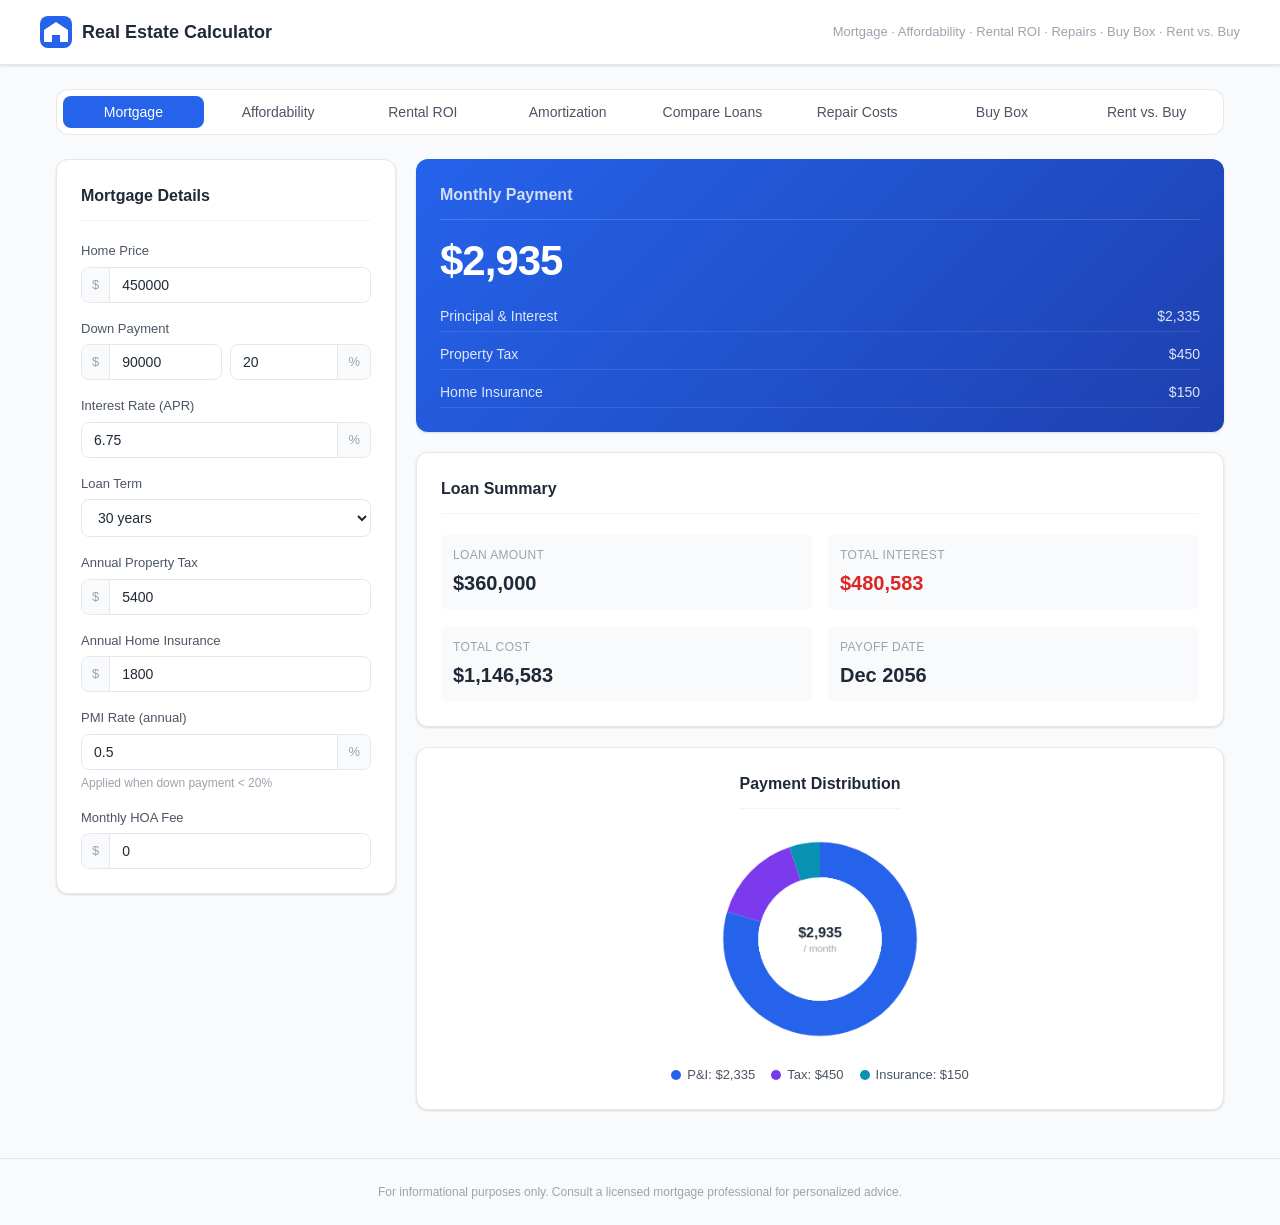
<file: index.html>
<!DOCTYPE html>
<html lang="en">
<head>
  <meta charset="UTF-8" />
  <meta name="viewport" content="width=device-width, initial-scale=1.0" />
  <title>AI Real Estate Calculator</title>
  <link rel="stylesheet" href="css/styles.css" />
</head>
<body>
  <header>
    <div class="header-inner">
      <div class="logo">
        <svg width="32" height="32" viewBox="0 0 32 32" fill="none">
          <rect width="32" height="32" rx="8" fill="#2563eb"/>
          <path d="M16 6L4 14v12h8v-7h8v7h8V14L16 6z" fill="white"/>
        </svg>
        <span>Real Estate Calculator</span>
      </div>
      <p class="tagline">Mortgage · Affordability · Rental ROI · Repairs · Buy Box · Rent vs. Buy</p>
    </div>
  </header>

  <main>
    <nav class="tab-nav">
      <button class="tab-btn active" data-tab="mortgage">Mortgage</button>
      <button class="tab-btn" data-tab="affordability">Affordability</button>
      <button class="tab-btn" data-tab="rental">Rental ROI</button>
      <button class="tab-btn" data-tab="amortization">Amortization</button>
      <button class="tab-btn" data-tab="compare">Compare Loans</button>
      <button class="tab-btn" data-tab="repairs">Repair Costs</button>
      <button class="tab-btn" data-tab="buybox">Buy Box</button>
      <button class="tab-btn" data-tab="rentvsbuy">Rent vs. Buy</button>
    </nav>

    <!-- ===== MORTGAGE TAB ===== -->
    <section id="tab-mortgage" class="tab-content active">
      <div class="panel-grid">
        <div class="card inputs-card">
          <h2>Mortgage Details</h2>
          <div class="form-group">
            <label for="m-price">Home Price</label>
            <div class="input-prefix">
              <span>$</span>
              <input type="number" id="m-price" value="450000" min="0" step="1000" />
            </div>
          </div>
          <div class="form-group">
            <label for="m-down-pct">Down Payment</label>
            <div class="input-split">
              <div class="input-prefix">
                <span>$</span>
                <input type="number" id="m-down-amt" value="90000" min="0" step="1000" />
              </div>
              <div class="input-suffix">
                <input type="number" id="m-down-pct" value="20" min="0" max="100" step="0.5" />
                <span>%</span>
              </div>
            </div>
          </div>
          <div class="form-group">
            <label for="m-rate">Interest Rate (APR)</label>
            <div class="input-suffix">
              <input type="number" id="m-rate" value="6.75" min="0" max="30" step="0.05" />
              <span>%</span>
            </div>
          </div>
          <div class="form-group">
            <label for="m-term">Loan Term</label>
            <select id="m-term">
              <option value="30" selected>30 years</option>
              <option value="20">20 years</option>
              <option value="15">15 years</option>
              <option value="10">10 years</option>
            </select>
          </div>
          <div class="form-group">
            <label for="m-tax">Annual Property Tax</label>
            <div class="input-prefix">
              <span>$</span>
              <input type="number" id="m-tax" value="5400" min="0" step="100" />
            </div>
          </div>
          <div class="form-group">
            <label for="m-ins">Annual Home Insurance</label>
            <div class="input-prefix">
              <span>$</span>
              <input type="number" id="m-ins" value="1800" min="0" step="100" />
            </div>
          </div>
          <div class="form-group" id="pmi-group">
            <label for="m-pmi">PMI Rate (annual)</label>
            <div class="input-suffix">
              <input type="number" id="m-pmi" value="0.5" min="0" max="5" step="0.05" />
              <span>%</span>
            </div>
            <small class="hint">Applied when down payment &lt; 20%</small>
          </div>
          <div class="form-group">
            <label for="m-hoa">Monthly HOA Fee</label>
            <div class="input-prefix">
              <span>$</span>
              <input type="number" id="m-hoa" value="0" min="0" step="10" />
            </div>
          </div>
        </div>

        <div class="results-column">
          <div class="card summary-card">
            <h2>Monthly Payment</h2>
            <div class="big-number" id="m-total-payment">$0</div>
            <div class="payment-breakdown" id="m-breakdown">
              <div class="breakdown-row">
                <span>Principal &amp; Interest</span>
                <span id="m-pi">$0</span>
              </div>
              <div class="breakdown-row">
                <span>Property Tax</span>
                <span id="m-tax-mo">$0</span>
              </div>
              <div class="breakdown-row">
                <span>Home Insurance</span>
                <span id="m-ins-mo">$0</span>
              </div>
              <div class="breakdown-row pmi-row" id="pmi-row">
                <span>PMI</span>
                <span id="m-pmi-mo">$0</span>
              </div>
              <div class="breakdown-row" id="hoa-row">
                <span>HOA</span>
                <span id="m-hoa-mo">$0</span>
              </div>
            </div>
          </div>

          <div class="card stats-card">
            <h2>Loan Summary</h2>
            <div class="stats-grid">
              <div class="stat">
                <div class="stat-label">Loan Amount</div>
                <div class="stat-value" id="m-loan-amt">$0</div>
              </div>
              <div class="stat">
                <div class="stat-label">Total Interest</div>
                <div class="stat-value highlight-red" id="m-total-interest">$0</div>
              </div>
              <div class="stat">
                <div class="stat-label">Total Cost</div>
                <div class="stat-value" id="m-total-cost">$0</div>
              </div>
              <div class="stat">
                <div class="stat-label">Payoff Date</div>
                <div class="stat-value" id="m-payoff-date">—</div>
              </div>
            </div>
          </div>

          <div class="card chart-card">
            <h2>Payment Distribution</h2>
            <canvas id="donut-chart" width="260" height="260"></canvas>
            <div class="chart-legend" id="donut-legend"></div>
          </div>
        </div>
      </div>
    </section>

    <!-- ===== AFFORDABILITY TAB ===== -->
    <section id="tab-affordability" class="tab-content">
      <div class="panel-grid">
        <div class="card inputs-card">
          <h2>Your Finances</h2>
          <div class="form-group">
            <label for="a-income">Annual Gross Income</label>
            <div class="input-prefix"><span>$</span>
              <input type="number" id="a-income" value="120000" min="0" step="1000" />
            </div>
          </div>
          <div class="form-group">
            <label for="a-debt">Monthly Debt Payments</label>
            <div class="input-prefix"><span>$</span>
              <input type="number" id="a-debt" value="500" min="0" step="50" />
            </div>
            <small class="hint">Car loans, student loans, credit cards, etc.</small>
          </div>
          <div class="form-group">
            <label for="a-down">Down Payment Available</label>
            <div class="input-prefix"><span>$</span>
              <input type="number" id="a-down" value="80000" min="0" step="1000" />
            </div>
          </div>
          <div class="form-group">
            <label for="a-rate">Interest Rate</label>
            <div class="input-suffix">
              <input type="number" id="a-rate" value="6.75" min="0" max="30" step="0.05" />
              <span>%</span>
            </div>
          </div>
          <div class="form-group">
            <label for="a-term">Loan Term</label>
            <select id="a-term">
              <option value="30" selected>30 years</option>
              <option value="20">20 years</option>
              <option value="15">15 years</option>
            </select>
          </div>
          <div class="form-group">
            <label>DTI Guideline</label>
            <select id="a-dti">
              <option value="28">Conservative (28% front-end)</option>
              <option value="36" selected>Standard (36% back-end)</option>
              <option value="43">FHA / Max (43% back-end)</option>
              <option value="50">VA / Jumbo (50% back-end)</option>
            </select>
          </div>
        </div>

        <div class="results-column">
          <div class="card summary-card">
            <h2>You Can Afford Up To</h2>
            <div class="big-number" id="a-max-price">$0</div>
            <div class="afford-detail">
              <div class="breakdown-row"><span>Max Monthly Payment</span><span id="a-max-payment">$0</span></div>
              <div class="breakdown-row"><span>Loan Amount</span><span id="a-loan-amount">$0</span></div>
              <div class="breakdown-row"><span>Down Payment</span><span id="a-down-display">$0</span></div>
            </div>
          </div>

          <div class="card stats-card">
            <h2>Debt-to-Income Ratios</h2>
            <div class="dti-bars">
              <div class="dti-item">
                <div class="dti-label">
                  <span>Front-end DTI (housing only)</span>
                  <span id="a-fe-pct">0%</span>
                </div>
                <div class="progress-bar"><div class="progress-fill" id="a-fe-bar" style="width:0%"></div></div>
                <small class="hint" id="a-fe-status"></small>
              </div>
              <div class="dti-item">
                <div class="dti-label">
                  <span>Back-end DTI (all debts)</span>
                  <span id="a-be-pct">0%</span>
                </div>
                <div class="progress-bar"><div class="progress-fill" id="a-be-bar" style="width:0%"></div></div>
                <small class="hint" id="a-be-status"></small>
              </div>
            </div>
          </div>

          <div class="card">
            <h2>Price Range</h2>
            <div class="price-range-grid">
              <div class="price-tier conservative">
                <div class="tier-label">Conservative</div>
                <div class="tier-price" id="a-conservative">$0</div>
                <div class="tier-note">28% front-end</div>
              </div>
              <div class="price-tier recommended">
                <div class="tier-label">Recommended</div>
                <div class="tier-price" id="a-recommended">$0</div>
                <div class="tier-note">36% back-end</div>
              </div>
              <div class="price-tier maximum">
                <div class="tier-label">Maximum</div>
                <div class="tier-price" id="a-maximum">$0</div>
                <div class="tier-note">43% back-end</div>
              </div>
            </div>
          </div>
        </div>
      </div>
    </section>

    <!-- ===== RENTAL ROI TAB ===== -->
    <section id="tab-rental" class="tab-content">
      <div class="panel-grid">
        <div class="card inputs-card">
          <h2>Property Details</h2>
          <div class="form-group">
            <label for="r-price">Purchase Price</label>
            <div class="input-prefix"><span>$</span>
              <input type="number" id="r-price" value="350000" min="0" step="1000" />
            </div>
          </div>
          <div class="form-group">
            <label for="r-down">Down Payment</label>
            <div class="input-suffix">
              <input type="number" id="r-down" value="20" min="0" max="100" step="1" />
              <span>%</span>
            </div>
          </div>
          <div class="form-group">
            <label for="r-rate">Interest Rate</label>
            <div class="input-suffix">
              <input type="number" id="r-rate" value="7.0" min="0" max="30" step="0.05" />
              <span>%</span>
            </div>
          </div>
          <div class="form-group">
            <label for="r-term">Loan Term</label>
            <select id="r-term">
              <option value="30" selected>30 years</option>
              <option value="20">20 years</option>
              <option value="15">15 years</option>
            </select>
          </div>
          <div class="form-group">
            <label for="r-rent">Monthly Rent Income</label>
            <div class="input-prefix"><span>$</span>
              <input type="number" id="r-rent" value="2800" min="0" step="50" />
            </div>
          </div>
          <div class="form-group">
            <label for="r-vacancy">Vacancy Rate</label>
            <div class="input-suffix">
              <input type="number" id="r-vacancy" value="5" min="0" max="100" step="1" />
              <span>%</span>
            </div>
          </div>
          <div class="form-group">
            <label for="r-tax">Annual Property Tax</label>
            <div class="input-prefix"><span>$</span>
              <input type="number" id="r-tax" value="4200" min="0" step="100" />
            </div>
          </div>
          <div class="form-group">
            <label for="r-ins">Annual Insurance</label>
            <div class="input-prefix"><span>$</span>
              <input type="number" id="r-ins" value="1500" min="0" step="100" />
            </div>
          </div>
          <div class="form-group">
            <label for="r-maint">Annual Maintenance</label>
            <div class="input-suffix">
              <input type="number" id="r-maint" value="1" min="0" max="10" step="0.1" />
              <span>% of value</span>
            </div>
          </div>
          <div class="form-group">
            <label for="r-mgmt">Property Management</label>
            <div class="input-suffix">
              <input type="number" id="r-mgmt" value="0" min="0" max="20" step="1" />
              <span>% of rent</span>
            </div>
          </div>
          <div class="form-group">
            <label for="r-other">Other Monthly Expenses</label>
            <div class="input-prefix"><span>$</span>
              <input type="number" id="r-other" value="0" min="0" step="25" />
            </div>
          </div>
          <div class="form-group">
            <label for="r-appreciation">Annual Appreciation Rate</label>
            <div class="input-suffix">
              <input type="number" id="r-appreciation" value="3" min="0" max="20" step="0.5" />
              <span>%</span>
            </div>
          </div>
        </div>

        <div class="results-column">
          <div class="card summary-card">
            <h2>Monthly Cash Flow</h2>
            <div class="big-number" id="r-cashflow">$0</div>
            <div class="payment-breakdown">
              <div class="breakdown-row"><span>Effective Rent</span><span id="r-eff-rent">$0</span></div>
              <div class="breakdown-row"><span>Mortgage Payment</span><span id="r-mortgage">$0</span></div>
              <div class="breakdown-row"><span>Tax + Insurance</span><span id="r-tax-ins">$0</span></div>
              <div class="breakdown-row"><span>Maintenance</span><span id="r-maint-mo">$0</span></div>
              <div class="breakdown-row"><span>Management Fee</span><span id="r-mgmt-mo">$0</span></div>
              <div class="breakdown-row"><span>Other</span><span id="r-other-mo">$0</span></div>
            </div>
          </div>

          <div class="card stats-card">
            <h2>Investment Metrics</h2>
            <div class="stats-grid">
              <div class="stat">
                <div class="stat-label">Cap Rate</div>
                <div class="stat-value" id="r-cap-rate">0%</div>
              </div>
              <div class="stat">
                <div class="stat-label">Cash-on-Cash Return</div>
                <div class="stat-value highlight-green" id="r-coc">0%</div>
              </div>
              <div class="stat">
                <div class="stat-label">Gross Rent Multiplier</div>
                <div class="stat-value" id="r-grm">0x</div>
              </div>
              <div class="stat">
                <div class="stat-label">Annual Cash Flow</div>
                <div class="stat-value" id="r-annual-cf">$0</div>
              </div>
              <div class="stat">
                <div class="stat-label">Total Cash Invested</div>
                <div class="stat-value" id="r-cash-invested">$0</div>
              </div>
              <div class="stat">
                <div class="stat-label">5-Year Equity (est.)</div>
                <div class="stat-value highlight-green" id="r-5yr-equity">$0</div>
              </div>
            </div>
          </div>

          <div class="card">
            <h2>1% Rule Check</h2>
            <div class="rule-check" id="r-1pct-check">
              <div class="rule-value">
                Monthly rent is <strong id="r-1pct-pct">0%</strong> of purchase price
              </div>
              <div class="rule-bar-wrap">
                <div class="progress-bar"><div class="progress-fill" id="r-1pct-bar" style="width:0%"></div></div>
                <div class="rule-markers">
                  <span>0%</span><span>0.5%</span><span style="color:#22c55e;font-weight:600">1%</span><span>1.5%</span><span>2%</span>
                </div>
              </div>
              <div class="rule-status" id="r-1pct-status"></div>
            </div>
          </div>
        </div>
      </div>
    </section>

    <!-- ===== AMORTIZATION TAB ===== -->
    <section id="tab-amortization" class="tab-content">
      <div class="amort-top">
        <div class="card amort-inputs">
          <h2>Loan Details</h2>
          <div class="amort-form">
            <div class="form-group">
              <label for="am-price">Home Price</label>
              <div class="input-prefix"><span>$</span>
                <input type="number" id="am-price" value="450000" min="0" step="1000" />
              </div>
            </div>
            <div class="form-group">
              <label for="am-down">Down Payment</label>
              <div class="input-suffix">
                <input type="number" id="am-down" value="20" min="0" max="100" step="0.5" />
                <span>%</span>
              </div>
            </div>
            <div class="form-group">
              <label for="am-rate">Interest Rate</label>
              <div class="input-suffix">
                <input type="number" id="am-rate" value="6.75" min="0" max="30" step="0.05" />
                <span>%</span>
              </div>
            </div>
            <div class="form-group">
              <label for="am-term">Loan Term</label>
              <select id="am-term">
                <option value="30" selected>30 years</option>
                <option value="20">20 years</option>
                <option value="15">15 years</option>
                <option value="10">10 years</option>
              </select>
            </div>
            <div class="form-group">
              <label for="am-extra">Extra Monthly Payment</label>
              <div class="input-prefix"><span>$</span>
                <input type="number" id="am-extra" value="0" min="0" step="50" />
              </div>
            </div>
            <div class="form-group">
              <label for="am-view">View</label>
              <select id="am-view">
                <option value="yearly" selected>Yearly summary</option>
                <option value="monthly">Monthly detail</option>
              </select>
            </div>
          </div>
        </div>

        <div class="card amort-summary">
          <h2>Payoff Summary</h2>
          <div class="amort-stats">
            <div class="stat"><div class="stat-label">Monthly Payment</div><div class="stat-value" id="am-payment">$0</div></div>
            <div class="stat"><div class="stat-label">Payoff Date</div><div class="stat-value" id="am-payoff">—</div></div>
            <div class="stat"><div class="stat-label">Total Interest</div><div class="stat-value highlight-red" id="am-interest">$0</div></div>
            <div class="stat"><div class="stat-label">Interest Saved</div><div class="stat-value highlight-green" id="am-saved">$0</div></div>
            <div class="stat"><div class="stat-label">Time Saved</div><div class="stat-value highlight-green" id="am-time-saved">—</div></div>
          </div>
          <canvas id="am-chart" width="100%" height="200"></canvas>
        </div>
      </div>

      <div class="card amort-table-card">
        <h2>Amortization Schedule</h2>
        <div class="table-wrapper">
          <table class="amort-table" id="amort-table">
            <thead>
              <tr>
                <th>Year</th>
                <th>Payment</th>
                <th>Principal</th>
                <th>Interest</th>
                <th>Balance</th>
                <th>Equity</th>
              </tr>
            </thead>
            <tbody id="amort-body"></tbody>
          </table>
        </div>
      </div>
    </section>

    <!-- ===== COMPARE TAB ===== -->
    <section id="tab-compare" class="tab-content">
      <div class="compare-header card">
        <h2>Loan Comparison</h2>
        <p>Compare up to three different loan scenarios side by side.</p>
        <div class="compare-shared">
          <div class="form-group">
            <label for="cmp-price">Home Price</label>
            <div class="input-prefix"><span>$</span>
              <input type="number" id="cmp-price" value="450000" min="0" step="1000" />
            </div>
          </div>
          <div class="form-group">
            <label for="cmp-down">Down Payment</label>
            <div class="input-suffix">
              <input type="number" id="cmp-down" value="20" min="0" max="100" step="0.5" />
              <span>%</span>
            </div>
          </div>
        </div>
      </div>

      <div class="compare-grid">
        <div class="card compare-scenario" id="cmp-card-1">
          <h3>Scenario A</h3>
          <div class="form-group">
            <label>Interest Rate</label>
            <div class="input-suffix">
              <input type="number" class="cmp-rate" value="6.50" min="0" max="30" step="0.05" />
              <span>%</span>
            </div>
          </div>
          <div class="form-group">
            <label>Loan Term</label>
            <select class="cmp-term">
              <option value="30" selected>30 years</option>
              <option value="20">20 years</option>
              <option value="15">15 years</option>
            </select>
          </div>
          <div class="form-group">
            <label>Points Paid</label>
            <div class="input-suffix">
              <input type="number" class="cmp-points" value="0" min="0" max="5" step="0.25" />
              <span>pts</span>
            </div>
          </div>
          <div class="cmp-results">
            <div class="breakdown-row"><span>Monthly P&amp;I</span><span class="cmp-pi">$0</span></div>
            <div class="breakdown-row"><span>Total Interest</span><span class="cmp-int">$0</span></div>
            <div class="breakdown-row"><span>Points Cost</span><span class="cmp-pts-cost">$0</span></div>
            <div class="breakdown-row"><span>Total Cost</span><span class="cmp-total">$0</span></div>
            <div class="breakdown-row"><span>Break-even (vs A)</span><span class="cmp-breakeven">—</span></div>
          </div>
        </div>

        <div class="card compare-scenario" id="cmp-card-2">
          <h3>Scenario B</h3>
          <div class="form-group">
            <label>Interest Rate</label>
            <div class="input-suffix">
              <input type="number" class="cmp-rate" value="6.75" min="0" max="30" step="0.05" />
              <span>%</span>
            </div>
          </div>
          <div class="form-group">
            <label>Loan Term</label>
            <select class="cmp-term">
              <option value="30" selected>30 years</option>
              <option value="20">20 years</option>
              <option value="15">15 years</option>
            </select>
          </div>
          <div class="form-group">
            <label>Points Paid</label>
            <div class="input-suffix">
              <input type="number" class="cmp-points" value="0" min="0" max="5" step="0.25" />
              <span>pts</span>
            </div>
          </div>
          <div class="cmp-results">
            <div class="breakdown-row"><span>Monthly P&amp;I</span><span class="cmp-pi">$0</span></div>
            <div class="breakdown-row"><span>Total Interest</span><span class="cmp-int">$0</span></div>
            <div class="breakdown-row"><span>Points Cost</span><span class="cmp-pts-cost">$0</span></div>
            <div class="breakdown-row"><span>Total Cost</span><span class="cmp-total">$0</span></div>
            <div class="breakdown-row"><span>Break-even (vs A)</span><span class="cmp-breakeven">—</span></div>
          </div>
        </div>

        <div class="card compare-scenario" id="cmp-card-3">
          <h3>Scenario C</h3>
          <div class="form-group">
            <label>Interest Rate</label>
            <div class="input-suffix">
              <input type="number" class="cmp-rate" value="7.0" min="0" max="30" step="0.05" />
              <span>%</span>
            </div>
          </div>
          <div class="form-group">
            <label>Loan Term</label>
            <select class="cmp-term">
              <option value="30" selected>30 years</option>
              <option value="20">20 years</option>
              <option value="15">15 years</option>
            </select>
          </div>
          <div class="form-group">
            <label>Points Paid</label>
            <div class="input-suffix">
              <input type="number" class="cmp-points" value="1" min="0" max="5" step="0.25" />
              <span>pts</span>
            </div>
          </div>
          <div class="cmp-results">
            <div class="breakdown-row"><span>Monthly P&amp;I</span><span class="cmp-pi">$0</span></div>
            <div class="breakdown-row"><span>Total Interest</span><span class="cmp-int">$0</span></div>
            <div class="breakdown-row"><span>Points Cost</span><span class="cmp-pts-cost">$0</span></div>
            <div class="breakdown-row"><span>Total Cost</span><span class="cmp-total">$0</span></div>
            <div class="breakdown-row"><span>Break-even (vs A)</span><span class="cmp-breakeven">—</span></div>
          </div>
        </div>
      </div>

      <div class="card compare-chart-card">
        <h2>Cost Over Time</h2>
        <canvas id="compare-chart" height="280"></canvas>
        <div class="chart-legend" id="compare-legend"></div>
      </div>
    </section>
    <!-- ===== REPAIR COSTS TAB ===== -->
    <section id="tab-repairs" class="tab-content">
      <div class="repair-top-grid">
        <div class="card">
          <h2>Condition Presets</h2>
          <p class="hint" style="margin-bottom:14px">Quick-fill common repairs by property condition</p>
          <div class="preset-btns">
            <button class="preset-btn" data-preset="cosmetic">Cosmetic</button>
            <button class="preset-btn" data-preset="light">Light Rehab</button>
            <button class="preset-btn" data-preset="full">Full Rehab</button>
            <button class="preset-btn" data-preset="gut">Gut Rehab</button>
          </div>
          <div class="preset-desc" id="preset-desc">Select a preset to auto-fill typical line items.</div>

          <div style="margin-top:20px;padding-top:20px;border-top:1px solid var(--gray-100)">
            <h3 style="font-size:14px;font-weight:600;margin-bottom:12px">Soft Costs &amp; Settings</h3>
            <div class="form-group">
              <label for="rep-permits">Permits &amp; Inspections</label>
              <div class="input-prefix"><span>$</span>
                <input type="number" id="rep-permits" value="2500" min="0" step="100" />
              </div>
            </div>
            <div class="form-group">
              <label for="rep-contingency">Contingency Buffer</label>
              <div class="input-suffix">
                <input type="number" id="rep-contingency" value="10" min="0" max="50" step="1" />
                <span>%</span>
              </div>
            </div>
            <div class="form-group" style="margin-bottom:0">
              <label for="rep-sqft">Property Sq Ft</label>
              <div class="input-suffix">
                <input type="number" id="rep-sqft" value="1500" min="0" step="100" />
                <span>sqft</span>
              </div>
            </div>
          </div>
        </div>

        <div class="card summary-card">
          <h2>Repair Budget</h2>
          <div class="big-number" id="rep-total">$0</div>
          <div class="payment-breakdown">
            <div class="breakdown-row"><span>Hard Costs (line items)</span><span id="rep-hard">$0</span></div>
            <div class="breakdown-row"><span>Permits &amp; Soft Costs</span><span id="rep-permits-disp">$0</span></div>
            <div class="breakdown-row"><span>Contingency</span><span id="rep-contingency-disp">$0</span></div>
            <div class="breakdown-row"><span>Cost per Sq Ft</span><span id="rep-per-sqft">—</span></div>
            <div class="breakdown-row"><span>Items Selected</span><span id="rep-item-count">0</span></div>
          </div>
        </div>
      </div>

      <div class="card repair-table-card">
        <div class="repair-table-header">
          <div>
            <h2>Itemized Repair Costs</h2>
            <p class="hint">Check items to include · Edit qty &amp; unit cost · Prices are national averages</p>
          </div>
          <div class="repair-table-actions">
            <button class="action-btn" id="repair-select-all">Select All</button>
            <button class="action-btn" id="repair-clear-all">Clear All</button>
            <button class="action-btn" id="repair-reset-costs">Reset to Avg</button>
          </div>
        </div>
        <div class="table-wrapper">
          <table class="repair-table">
            <thead>
              <tr>
                <th style="width:40px;text-align:center">✓</th>
                <th>Repair Item</th>
                <th>Typical Range</th>
                <th style="width:80px">Qty</th>
                <th style="width:140px">Unit Cost</th>
                <th style="width:110px;text-align:right">Subtotal</th>
              </tr>
            </thead>
            <tbody id="repair-body"></tbody>
          </table>
        </div>
      </div>

      <div class="panel-grid" style="margin-top:20px">
        <div class="card">
          <h2>Flip Profit Calculator</h2>
          <div class="form-group">
            <label for="flip-purchase">Purchase Price</label>
            <div class="input-prefix"><span>$</span>
              <input type="number" id="flip-purchase" value="200000" min="0" step="1000" />
            </div>
          </div>
          <div class="form-group">
            <label for="flip-arv">After Repair Value (ARV)</label>
            <div class="input-prefix"><span>$</span>
              <input type="number" id="flip-arv" value="320000" min="0" step="1000" />
            </div>
          </div>
          <div class="form-group">
            <label for="flip-repairs-in">Repair Costs</label>
            <div class="input-prefix"><span>$</span>
              <input type="number" id="flip-repairs-in" value="0" min="0" step="500" />
            </div>
            <small class="hint">Auto-synced from the repair estimator above</small>
          </div>
          <div class="form-group">
            <label for="flip-rate">Hard Money / Loan Rate</label>
            <div class="input-suffix">
              <input type="number" id="flip-rate" value="10" min="0" max="30" step="0.25" />
              <span>% annual</span>
            </div>
          </div>
          <div class="form-group">
            <label for="flip-hold">Hold Time</label>
            <div class="input-suffix">
              <input type="number" id="flip-hold" value="6" min="1" max="36" step="1" />
              <span>months</span>
            </div>
          </div>
          <div class="form-group">
            <label for="flip-close-buy">Buy-Side Closing Costs</label>
            <div class="input-suffix">
              <input type="number" id="flip-close-buy" value="2" min="0" max="10" step="0.25" />
              <span>%</span>
            </div>
          </div>
          <div class="form-group">
            <label for="flip-close-sell">Sell-Side Closing Costs</label>
            <div class="input-suffix">
              <input type="number" id="flip-close-sell" value="8" min="0" max="15" step="0.25" />
              <span>% (commissions + title)</span>
            </div>
          </div>
          <div class="form-group">
            <label for="flip-carry">Monthly Carrying Costs</label>
            <div class="input-prefix"><span>$</span>
              <input type="number" id="flip-carry" value="350" min="0" step="50" />
            </div>
            <small class="hint">Utilities, property tax, insurance during hold period</small>
          </div>
        </div>

        <div class="results-column">
          <div class="card summary-card">
            <h2>Projected Profit</h2>
            <div class="big-number" id="flip-profit">$0</div>
            <div class="payment-breakdown">
              <div class="breakdown-row"><span>Sale Price (ARV)</span><span id="flip-arv-disp">$0</span></div>
              <div class="breakdown-row"><span>− Purchase Price</span><span id="flip-purchase-disp">$0</span></div>
              <div class="breakdown-row"><span>− Repair Costs</span><span id="flip-repairs-disp">$0</span></div>
              <div class="breakdown-row"><span>− Holding Costs</span><span id="flip-holding-disp">$0</span></div>
              <div class="breakdown-row"><span>− Buy Closing</span><span id="flip-closebuy-disp">$0</span></div>
              <div class="breakdown-row"><span>− Sell Closing</span><span id="flip-closesell-disp">$0</span></div>
            </div>
          </div>
          <div class="card stats-card">
            <h2>Flip Metrics</h2>
            <div class="stats-grid">
              <div class="stat"><div class="stat-label">Net Profit</div><div class="stat-value highlight-green" id="flip-profit-stat">$0</div></div>
              <div class="stat"><div class="stat-label">ROI on Cash</div><div class="stat-value" id="flip-roi">0%</div></div>
              <div class="stat"><div class="stat-label">Annualized ROI</div><div class="stat-value highlight-green" id="flip-ann-roi">0%</div></div>
              <div class="stat"><div class="stat-label">Profit Margin</div><div class="stat-value" id="flip-margin">0%</div></div>
              <div class="stat"><div class="stat-label">70% Rule MAO</div><div class="stat-value" id="flip-mao70">$0</div></div>
              <div class="stat"><div class="stat-label">Total Holding Cost</div><div class="stat-value highlight-red" id="flip-holding-stat">$0</div></div>
            </div>
          </div>
        </div>
      </div>
    </section>

    <!-- ===== BUY BOX TAB ===== -->
    <section id="tab-buybox" class="tab-content">
      <div class="buybox-top">
        <div class="card">
          <h2>Your Buy Box</h2>
          <p class="hint" style="margin-bottom:16px">Define your investment criteria — used by the Deal Analyzer below</p>
          <div class="buybox-form">
            <div class="form-group">
              <label for="bb-strategy">Investment Strategy</label>
              <select id="bb-strategy">
                <option value="flip">Fix &amp; Flip</option>
                <option value="brrrr">BRRRR</option>
                <option value="rental">Buy &amp; Hold (Rental)</option>
                <option value="wholesale">Wholesale</option>
              </select>
            </div>
            <div class="form-group">
              <label for="bb-zip">Target Market (zip / city)</label>
              <input type="text" id="bb-zip" value="77433" class="text-input" placeholder="e.g. 77433 or Houston TX" />
            </div>
            <div class="form-group">
              <label for="bb-max-price">Max Purchase Price</label>
              <div class="input-prefix"><span>$</span>
                <input type="number" id="bb-max-price" value="300000" min="0" step="5000" />
              </div>
            </div>
            <div class="form-group">
              <label for="bb-min-price">Min Purchase Price</label>
              <div class="input-prefix"><span>$</span>
                <input type="number" id="bb-min-price" value="50000" min="0" step="5000" />
              </div>
            </div>
            <div class="form-group">
              <label for="bb-max-repairs">Max Repair Budget</label>
              <div class="input-prefix"><span>$</span>
                <input type="number" id="bb-max-repairs" value="75000" min="0" step="1000" />
              </div>
            </div>
            <div class="form-group">
              <label for="bb-min-beds">Min Bedrooms</label>
              <select id="bb-min-beds">
                <option value="1">1+</option>
                <option value="2">2+</option>
                <option value="3" selected>3+</option>
                <option value="4">4+</option>
              </select>
            </div>
            <div class="form-group">
              <label for="bb-min-sqft">Min Sq Ft</label>
              <div class="input-suffix">
                <input type="number" id="bb-min-sqft" value="1000" min="0" step="100" />
                <span>sqft</span>
              </div>
            </div>
            <div class="form-group">
              <label for="bb-min-profit">Min Profit Target</label>
              <div class="input-prefix"><span>$</span>
                <input type="number" id="bb-min-profit" value="30000" min="0" step="1000" />
              </div>
            </div>
            <div class="form-group">
              <label for="bb-min-roi">Min ROI Target</label>
              <div class="input-suffix">
                <input type="number" id="bb-min-roi" value="20" min="0" max="200" step="1" />
                <span>%</span>
              </div>
            </div>
            <div class="form-group">
              <label for="bb-sell-costs">Sell-Side Costs</label>
              <div class="input-suffix">
                <input type="number" id="bb-sell-costs" value="8" min="0" max="15" step="0.5" />
                <span>%</span>
              </div>
            </div>
          </div>
        </div>

        <div class="card">
          <h2>MAO Calculator</h2>
          <p class="hint" style="margin-bottom:16px">Maximum Allowable Offer — what to offer given your profit goals</p>
          <div class="form-group">
            <label for="mao-arv">After Repair Value (ARV)</label>
            <div class="input-prefix"><span>$</span>
              <input type="number" id="mao-arv" value="300000" min="0" step="1000" />
            </div>
          </div>
          <div class="form-group">
            <label for="mao-repairs">Estimated Repairs</label>
            <div class="input-prefix"><span>$</span>
              <input type="number" id="mao-repairs" value="40000" min="0" step="1000" />
            </div>
          </div>
          <div class="form-group">
            <label for="mao-closing">Selling Costs</label>
            <div class="input-suffix">
              <input type="number" id="mao-closing" value="8" min="0" max="20" step="0.5" />
              <span>%</span>
            </div>
          </div>
          <div class="form-group">
            <label for="mao-profit">Desired Profit</label>
            <div class="input-prefix"><span>$</span>
              <input type="number" id="mao-profit" value="30000" min="0" step="1000" />
            </div>
          </div>

          <div class="mao-results">
            <div class="mao-rule">
              <div class="mao-rule-label">
                <span class="mao-badge" style="background:#fee2e2;color:#dc2626">65%</span>
                <span>Conservative</span>
              </div>
              <div class="mao-value" id="mao-65">$0</div>
            </div>
            <div class="mao-rule mao-rule-primary">
              <div class="mao-rule-label">
                <span class="mao-badge" style="background:#dbeafe;color:#1d4ed8">70%</span>
                <span>Standard (most common)</span>
              </div>
              <div class="mao-value" id="mao-70">$0</div>
            </div>
            <div class="mao-rule">
              <div class="mao-rule-label">
                <span class="mao-badge" style="background:#dcfce7;color:#15803d">75%</span>
                <span>Aggressive</span>
              </div>
              <div class="mao-value" id="mao-75">$0</div>
            </div>
            <div class="mao-rule" style="border:2px solid var(--blue);margin-top:4px">
              <div class="mao-rule-label">
                <span class="mao-badge" style="background:#f3f4f6;color:#4b5563">Custom</span>
                <span>ARV − Repairs − Closing − Profit</span>
              </div>
              <div class="mao-value" id="mao-custom">$0</div>
            </div>
          </div>
        </div>
      </div>

      <div class="panel-grid">
        <div class="card">
          <h2>Deal Analyzer</h2>
          <p class="hint" style="margin-bottom:16px">Enter a specific deal to score it against your buy box</p>
          <div class="form-group">
            <label for="deal-address">Property Address / Label</label>
            <input type="text" id="deal-address" class="text-input" placeholder="123 Main St, Springfield IL" />
          </div>
          <div class="form-group">
            <label for="deal-asking">Asking Price</label>
            <div class="input-prefix"><span>$</span>
              <input type="number" id="deal-asking" value="225000" min="0" step="1000" />
            </div>
          </div>
          <div class="form-group">
            <label for="deal-arv">Estimated ARV</label>
            <div class="input-prefix"><span>$</span>
              <input type="number" id="deal-arv" value="310000" min="0" step="1000" />
            </div>
          </div>
          <div class="form-group">
            <label for="deal-repairs">Estimated Repairs</label>
            <div class="input-prefix"><span>$</span>
              <input type="number" id="deal-repairs" value="45000" min="0" step="1000" />
            </div>
          </div>
          <div class="form-group">
            <label for="deal-beds">Bedrooms</label>
            <select id="deal-beds">
              <option value="1">1</option>
              <option value="2">2</option>
              <option value="3" selected>3</option>
              <option value="4">4</option>
              <option value="5">5+</option>
            </select>
          </div>
          <div class="form-group">
            <label for="deal-sqft">Sq Ft</label>
            <div class="input-suffix">
              <input type="number" id="deal-sqft" value="1400" min="0" step="100" />
              <span>sqft</span>
            </div>
          </div>
        </div>

        <div class="results-column">
          <div class="card summary-card">
            <h2>Deal Score</h2>
            <div class="big-number" id="deal-score">—</div>
            <div class="payment-breakdown">
              <div class="breakdown-row"><span>MAO (70% Rule)</span><span id="deal-mao">$0</span></div>
              <div class="breakdown-row"><span>Price vs MAO</span><span id="deal-vs-mao">—</span></div>
              <div class="breakdown-row"><span>Est. Profit</span><span id="deal-profit">$0</span></div>
              <div class="breakdown-row"><span>Est. ROI</span><span id="deal-roi">0%</span></div>
            </div>
          </div>
          <div class="card">
            <h2>Criteria Checklist</h2>
            <div id="deal-checklist" class="deal-checklist"></div>
          </div>
        </div>
      </div>

      <div class="card" style="margin-top:20px">
        <h2>Find Listings</h2>
        <p class="hint" style="margin-bottom:16px">Search top listing portals filtered to your buy box location and price range</p>
        <div class="find-listings-top">
          <div class="form-group" style="flex:1;min-width:180px;margin-bottom:0">
            <label for="search-zip">Location (zip or city)</label>
            <input type="text" id="search-zip" class="text-input" value="77433" placeholder="77433 or Houston TX" />
          </div>
          <div class="form-group" style="flex:1;min-width:130px;margin-bottom:0">
            <label for="search-min">Min Price</label>
            <div class="input-prefix"><span>$</span>
              <input type="number" id="search-min" value="50000" step="5000" />
            </div>
          </div>
          <div class="form-group" style="flex:1;min-width:130px;margin-bottom:0">
            <label for="search-max">Max Price</label>
            <div class="input-prefix"><span>$</span>
              <input type="number" id="search-max" value="300000" step="5000" />
            </div>
          </div>
          <div class="form-group" style="flex:1;min-width:110px;margin-bottom:0">
            <label for="search-beds">Min Beds</label>
            <select id="search-beds">
              <option value="1">1+</option>
              <option value="2">2+</option>
              <option value="3" selected>3+</option>
              <option value="4">4+</option>
            </select>
          </div>
        </div>
        <div class="portal-grid">
          <a class="portal-btn" id="link-zillow" target="_blank" rel="noopener noreferrer">
            <div class="portal-icon" style="background:#006aff;color:#fff">Z</div>
            <div><div class="portal-name">Zillow</div><div class="portal-sub">All listings + Zestimate</div></div>
          </a>
          <a class="portal-btn" id="link-realtor" target="_blank" rel="noopener noreferrer">
            <div class="portal-icon" style="background:#d02f2f;color:#fff">R</div>
            <div><div class="portal-name">Realtor.com</div><div class="portal-sub">MLS-backed data</div></div>
          </a>
          <a class="portal-btn" id="link-redfin" target="_blank" rel="noopener noreferrer">
            <div class="portal-icon" style="background:#a02030;color:#fff">RF</div>
            <div><div class="portal-name">Redfin</div><div class="portal-sub">Price drops &amp; investor filters</div></div>
          </a>
          <a class="portal-btn" id="link-loopnet" target="_blank" rel="noopener noreferrer">
            <div class="portal-icon" style="background:#1a56db;color:#fff">LN</div>
            <div><div class="portal-name">LoopNet</div><div class="portal-sub">Commercial &amp; investment</div></div>
          </a>
        </div>
        <small class="hint" style="margin-top:12px;display:block">Links open the portal's search page filtered to your location. Apply additional filters (days on market, price reductions) within each platform.</small>
      </div>
    </section>

    <!-- ===== RENT VS. BUY TAB ===== -->
    <section id="tab-rentvsbuy" class="tab-content">
      <div class="panel-grid">
        <div class="card inputs-card">
          <h2>Buying Scenario</h2>
          <div class="form-group">
            <label for="rvb-price">Home Price</label>
            <div class="input-prefix"><span>$</span>
              <input type="number" id="rvb-price" value="400000" min="0" step="5000" />
            </div>
          </div>
          <div class="form-group">
            <label for="rvb-down">Down Payment</label>
            <div class="input-suffix">
              <input type="number" id="rvb-down" value="20" min="0" max="100" step="0.5" />
              <span>%</span>
            </div>
          </div>
          <div class="form-group">
            <label for="rvb-rate">Mortgage Rate</label>
            <div class="input-suffix">
              <input type="number" id="rvb-rate" value="6.75" min="0" max="30" step="0.05" />
              <span>%</span>
            </div>
          </div>
          <div class="form-group">
            <label for="rvb-term">Loan Term</label>
            <select id="rvb-term">
              <option value="30" selected>30 years</option>
              <option value="20">20 years</option>
              <option value="15">15 years</option>
            </select>
          </div>
          <div class="form-group">
            <label for="rvb-tax">Annual Property Tax</label>
            <div class="input-prefix"><span>$</span>
              <input type="number" id="rvb-tax" value="5000" min="0" step="100" />
            </div>
          </div>
          <div class="form-group">
            <label for="rvb-ins">Annual Home Insurance</label>
            <div class="input-prefix"><span>$</span>
              <input type="number" id="rvb-ins" value="1500" min="0" step="100" />
            </div>
          </div>
          <div class="form-group">
            <label for="rvb-hoa">Monthly HOA</label>
            <div class="input-prefix"><span>$</span>
              <input type="number" id="rvb-hoa" value="0" min="0" step="25" />
            </div>
          </div>
          <div class="form-group">
            <label for="rvb-maint">Annual Maintenance</label>
            <div class="input-suffix">
              <input type="number" id="rvb-maint" value="1" min="0" max="5" step="0.1" />
              <span>% of value</span>
            </div>
          </div>
          <div class="form-group">
            <label for="rvb-close-buy">Buying Closing Costs</label>
            <div class="input-suffix">
              <input type="number" id="rvb-close-buy" value="3" min="0" max="10" step="0.25" />
              <span>%</span>
            </div>
          </div>
          <div class="form-group">
            <label for="rvb-close-sell">Selling Costs</label>
            <div class="input-suffix">
              <input type="number" id="rvb-close-sell" value="6" min="0" max="15" step="0.25" />
              <span>%</span>
            </div>
          </div>
          <div class="form-group">
            <label for="rvb-appreciation">Annual Appreciation</label>
            <div class="input-suffix">
              <input type="number" id="rvb-appreciation" value="3" min="0" max="15" step="0.25" />
              <span>%</span>
            </div>
          </div>

          <h2 style="margin-top:24px">Renting Scenario</h2>
          <div class="form-group">
            <label for="rvb-rent">Monthly Rent</label>
            <div class="input-prefix"><span>$</span>
              <input type="number" id="rvb-rent" value="2200" min="0" step="50" />
            </div>
          </div>
          <div class="form-group">
            <label for="rvb-rent-increase">Annual Rent Increase</label>
            <div class="input-suffix">
              <input type="number" id="rvb-rent-increase" value="3" min="0" max="15" step="0.25" />
              <span>%</span>
            </div>
          </div>
          <div class="form-group">
            <label for="rvb-renter-ins">Monthly Renter's Insurance</label>
            <div class="input-prefix"><span>$</span>
              <input type="number" id="rvb-renter-ins" value="20" min="0" step="5" />
            </div>
          </div>
          <div class="form-group">
            <label for="rvb-invest-return">Investment Return on Savings</label>
            <div class="input-suffix">
              <input type="number" id="rvb-invest-return" value="7" min="0" max="20" step="0.25" />
              <span>% / year</span>
            </div>
            <small class="hint">Return if down payment &amp; monthly savings were invested instead</small>
          </div>
          <div class="form-group">
            <label for="rvb-years">Analysis Period</label>
            <div class="input-suffix">
              <input type="number" id="rvb-years" value="10" min="1" max="30" step="1" />
              <span>years</span>
            </div>
          </div>
        </div>

        <div class="results-column">
          <div class="card summary-card">
            <h2>After <span id="rvb-years-label">10</span> Years…</h2>
            <div class="rvb-verdict" id="rvb-verdict"></div>
            <div class="payment-breakdown" style="margin-top:16px">
              <div class="breakdown-row"><span>Buyer Net Worth</span><span id="rvb-buy-nw" style="font-weight:600"></span></div>
              <div class="breakdown-row"><span>Renter Net Worth</span><span id="rvb-rent-nw" style="font-weight:600"></span></div>
              <div class="breakdown-row"><span>Difference</span><span id="rvb-diff" style="font-weight:600"></span></div>
            </div>
          </div>

          <div class="card stats-card">
            <h2>Monthly Cost Comparison</h2>
            <div class="stats-grid">
              <div class="stat">
                <div class="stat-label">Buyer Month 1</div>
                <div class="stat-value" id="rvb-buy-mo">$0</div>
              </div>
              <div class="stat">
                <div class="stat-label">Renter Month 1</div>
                <div class="stat-value" id="rvb-rent-mo">$0</div>
              </div>
              <div class="stat">
                <div class="stat-label">Break-Even Year</div>
                <div class="stat-value highlight-green" id="rvb-breakeven">—</div>
              </div>
              <div class="stat">
                <div class="stat-label">Total Buy Cost</div>
                <div class="stat-value highlight-red" id="rvb-total-buy-cost">$0</div>
              </div>
              <div class="stat">
                <div class="stat-label">Total Rent Cost</div>
                <div class="stat-value highlight-red" id="rvb-total-rent-cost">$0</div>
              </div>
              <div class="stat">
                <div class="stat-label">Home Equity Built</div>
                <div class="stat-value highlight-green" id="rvb-equity">$0</div>
              </div>
            </div>
          </div>

          <div class="card chart-card">
            <h2>Net Worth Over Time</h2>
            <canvas id="rvb-chart" height="260"></canvas>
            <div class="chart-legend" id="rvb-legend"></div>
          </div>
        </div>
      </div>
    </section>

  </main>

  <footer>
    <p>For informational purposes only. Consult a licensed mortgage professional for personalized advice.</p>
  </footer>

  <script src="js/calculator.js"></script>
</body>
</html>
</file>
<file: css/styles.css>
/* ============================================================
   Base / Reset
============================================================ */
*, *::before, *::after { box-sizing: border-box; margin: 0; padding: 0; }

:root {
  --blue:       #2563eb;
  --blue-light: #eff6ff;
  --blue-dark:  #1e40af;
  --green:      #16a34a;
  --green-light:#dcfce7;
  --red:        #dc2626;
  --red-light:  #fee2e2;
  --amber:      #d97706;
  --amber-light:#fef3c7;
  --gray-50:    #f9fafb;
  --gray-100:   #f3f4f6;
  --gray-200:   #e5e7eb;
  --gray-400:   #9ca3af;
  --gray-600:   #4b5563;
  --gray-800:   #1f2937;
  --white:      #ffffff;
  --shadow:     0 1px 3px rgba(0,0,0,.08), 0 1px 2px rgba(0,0,0,.06);
  --shadow-md:  0 4px 6px rgba(0,0,0,.07), 0 2px 4px rgba(0,0,0,.06);
  --radius:     12px;
  --radius-sm:  8px;
}

body {
  font-family: -apple-system, BlinkMacSystemFont, "Segoe UI", Roboto, sans-serif;
  background: var(--gray-50);
  color: var(--gray-800);
  font-size: 15px;
  line-height: 1.5;
  min-height: 100vh;
}

/* ============================================================
   Header
============================================================ */
header {
  background: var(--white);
  border-bottom: 1px solid var(--gray-200);
  padding: 16px 24px;
  position: sticky;
  top: 0;
  z-index: 100;
  box-shadow: var(--shadow);
}

.header-inner {
  max-width: 1200px;
  margin: 0 auto;
  display: flex;
  align-items: center;
  gap: 16px;
}

.logo {
  display: flex;
  align-items: center;
  gap: 10px;
  font-size: 18px;
  font-weight: 700;
  color: var(--gray-800);
  white-space: nowrap;
}

.tagline {
  font-size: 13px;
  color: var(--gray-400);
  margin-left: auto;
}

/* ============================================================
   Main / Tabs
============================================================ */
main {
  max-width: 1200px;
  margin: 0 auto;
  padding: 24px 16px 48px;
}

.tab-nav {
  display: flex;
  gap: 4px;
  margin-bottom: 24px;
  background: var(--white);
  border: 1px solid var(--gray-200);
  border-radius: var(--radius);
  padding: 6px;
  flex-wrap: wrap;
}

.tab-btn {
  flex: 1;
  min-width: 100px;
  padding: 8px 16px;
  border: none;
  border-radius: var(--radius-sm);
  background: transparent;
  color: var(--gray-600);
  font-size: 14px;
  font-weight: 500;
  cursor: pointer;
  transition: all .15s;
  white-space: nowrap;
}

.tab-btn:hover { background: var(--gray-100); color: var(--gray-800); }
.tab-btn.active { background: var(--blue); color: var(--white); }

.tab-content { display: none; }
.tab-content.active { display: block; }

/* ============================================================
   Cards / Layout
============================================================ */
.card {
  background: var(--white);
  border: 1px solid var(--gray-200);
  border-radius: var(--radius);
  padding: 24px;
  box-shadow: var(--shadow);
}

.card h2 {
  font-size: 16px;
  font-weight: 600;
  color: var(--gray-800);
  margin-bottom: 20px;
  padding-bottom: 12px;
  border-bottom: 1px solid var(--gray-100);
}

.panel-grid {
  display: grid;
  grid-template-columns: 340px 1fr;
  gap: 20px;
  align-items: start;
}

@media (max-width: 768px) {
  .panel-grid { grid-template-columns: 1fr; }
}

.results-column {
  display: flex;
  flex-direction: column;
  gap: 20px;
}

/* ============================================================
   Form elements
============================================================ */
.form-group {
  margin-bottom: 16px;
}

.form-group:last-child { margin-bottom: 0; }

label {
  display: block;
  font-size: 13px;
  font-weight: 500;
  color: var(--gray-600);
  margin-bottom: 6px;
}

input[type="number"],
select {
  width: 100%;
  padding: 9px 12px;
  border: 1px solid var(--gray-200);
  border-radius: var(--radius-sm);
  font-size: 14px;
  color: var(--gray-800);
  background: var(--white);
  transition: border-color .15s, box-shadow .15s;
  outline: none;
  -moz-appearance: textfield;
}

input[type="number"]::-webkit-inner-spin-button,
input[type="number"]::-webkit-outer-spin-button { -webkit-appearance: none; }

input[type="number"]:focus,
select:focus {
  border-color: var(--blue);
  box-shadow: 0 0 0 3px rgba(37,99,235,.12);
}

select { cursor: pointer; }

.input-prefix,
.input-suffix {
  display: flex;
  align-items: center;
  border: 1px solid var(--gray-200);
  border-radius: var(--radius-sm);
  overflow: hidden;
  transition: border-color .15s, box-shadow .15s;
}

.input-prefix:focus-within,
.input-suffix:focus-within {
  border-color: var(--blue);
  box-shadow: 0 0 0 3px rgba(37,99,235,.12);
}

.input-prefix span,
.input-suffix span {
  padding: 0 10px;
  font-size: 13px;
  color: var(--gray-400);
  background: var(--gray-50);
  border-right: 1px solid var(--gray-200);
  align-self: stretch;
  display: flex;
  align-items: center;
  white-space: nowrap;
  flex-shrink: 0;
}

.input-suffix span {
  border-right: none;
  border-left: 1px solid var(--gray-200);
}

.input-prefix input,
.input-suffix input {
  border: none;
  box-shadow: none;
  flex: 1;
  min-width: 0;
}

.input-prefix input:focus,
.input-suffix input:focus {
  border: none;
  box-shadow: none;
}

.input-split {
  display: grid;
  grid-template-columns: 1fr 1fr;
  gap: 8px;
}

.hint {
  font-size: 12px;
  color: var(--gray-400);
  margin-top: 4px;
  display: block;
}

/* ============================================================
   Summary cards
============================================================ */
.summary-card {
  background: linear-gradient(135deg, var(--blue), var(--blue-dark));
  color: var(--white);
  border: none;
}

.summary-card h2 {
  color: rgba(255,255,255,.8);
  border-bottom-color: rgba(255,255,255,.15);
}

.big-number {
  font-size: 42px;
  font-weight: 700;
  letter-spacing: -1px;
  color: var(--white);
  margin-bottom: 20px;
  line-height: 1;
}

.payment-breakdown, .afford-detail {
  display: flex;
  flex-direction: column;
  gap: 8px;
}

.breakdown-row {
  display: flex;
  justify-content: space-between;
  align-items: center;
  font-size: 14px;
  color: rgba(255,255,255,.85);
  padding: 4px 0;
  border-bottom: 1px solid rgba(255,255,255,.1);
}

.breakdown-row:last-child { border-bottom: none; }

/* For non-blue cards */
.stats-card .breakdown-row,
.afford-detail .breakdown-row,
.cmp-results .breakdown-row {
  color: var(--gray-600);
  border-bottom-color: var(--gray-100);
}

/* ============================================================
   Stats grid
============================================================ */
.stats-grid {
  display: grid;
  grid-template-columns: 1fr 1fr;
  gap: 16px;
}

.stat {
  padding: 12px;
  background: var(--gray-50);
  border-radius: var(--radius-sm);
}

.stat-label {
  font-size: 12px;
  color: var(--gray-400);
  margin-bottom: 4px;
  font-weight: 500;
  text-transform: uppercase;
  letter-spacing: 0.03em;
}

.stat-value {
  font-size: 20px;
  font-weight: 700;
  color: var(--gray-800);
}

.highlight-green { color: var(--green); }
.highlight-red   { color: var(--red); }

/* ============================================================
   Chart / Donut
============================================================ */
.chart-card {
  display: flex;
  flex-direction: column;
  align-items: center;
}

.chart-card canvas { max-width: 220px; margin: 0 auto; }

.chart-legend {
  display: flex;
  flex-wrap: wrap;
  gap: 8px 16px;
  margin-top: 16px;
  justify-content: center;
}

.legend-item {
  display: flex;
  align-items: center;
  gap: 6px;
  font-size: 13px;
  color: var(--gray-600);
}

.legend-dot {
  width: 10px;
  height: 10px;
  border-radius: 50%;
  flex-shrink: 0;
}

/* ============================================================
   Progress / DTI bars
============================================================ */
.dti-bars { display: flex; flex-direction: column; gap: 20px; }
.dti-item {}

.dti-label {
  display: flex;
  justify-content: space-between;
  font-size: 13px;
  color: var(--gray-600);
  margin-bottom: 6px;
  font-weight: 500;
}

.progress-bar {
  height: 10px;
  background: var(--gray-100);
  border-radius: 999px;
  overflow: hidden;
}

.progress-fill {
  height: 100%;
  border-radius: 999px;
  background: var(--blue);
  transition: width .4s ease, background .3s;
}

/* ============================================================
   Affordability price tiers
============================================================ */
.price-range-grid {
  display: grid;
  grid-template-columns: repeat(3, 1fr);
  gap: 12px;
}

.price-tier {
  padding: 16px 12px;
  border-radius: var(--radius-sm);
  text-align: center;
}

.conservative { background: var(--green-light); }
.recommended  { background: var(--blue-light); border: 2px solid var(--blue); }
.maximum      { background: var(--amber-light); }

.tier-label {
  font-size: 11px;
  font-weight: 600;
  text-transform: uppercase;
  letter-spacing: .05em;
  color: var(--gray-600);
  margin-bottom: 6px;
}

.tier-price {
  font-size: 20px;
  font-weight: 700;
  color: var(--gray-800);
  margin-bottom: 4px;
}

.tier-note { font-size: 11px; color: var(--gray-400); }

/* ============================================================
   Rental ROI
============================================================ */
.rule-check { padding: 4px 0; }

.rule-value {
  font-size: 14px;
  color: var(--gray-600);
  margin-bottom: 12px;
}

.rule-bar-wrap { margin-bottom: 8px; }

.rule-markers {
  display: flex;
  justify-content: space-between;
  font-size: 11px;
  color: var(--gray-400);
  margin-top: 4px;
}

.rule-status {
  font-size: 13px;
  font-weight: 600;
  padding: 6px 12px;
  border-radius: var(--radius-sm);
  margin-top: 8px;
  text-align: center;
}

.rule-pass { background: var(--green-light); color: var(--green); }
.rule-close{ background: var(--amber-light); color: var(--amber); }
.rule-fail { background: var(--red-light);   color: var(--red);   }

/* ============================================================
   Amortization
============================================================ */
.amort-top {
  display: grid;
  grid-template-columns: 340px 1fr;
  gap: 20px;
  margin-bottom: 20px;
  align-items: start;
}

@media (max-width: 768px) {
  .amort-top { grid-template-columns: 1fr; }
}

.amort-form { display: grid; grid-template-columns: 1fr 1fr; gap: 0 16px; }

.amort-stats { display: grid; grid-template-columns: 1fr 1fr; gap: 12px; margin-bottom: 20px; }

.amort-table-card { overflow: hidden; }

.table-wrapper { overflow-x: auto; }

.amort-table {
  width: 100%;
  border-collapse: collapse;
  font-size: 13px;
}

.amort-table thead th {
  text-align: left;
  padding: 10px 12px;
  background: var(--gray-50);
  font-weight: 600;
  color: var(--gray-600);
  font-size: 12px;
  text-transform: uppercase;
  letter-spacing: .04em;
  border-bottom: 1px solid var(--gray-200);
}

.amort-table tbody tr {
  border-bottom: 1px solid var(--gray-100);
  transition: background .1s;
}

.amort-table tbody tr:hover { background: var(--blue-light); }
.amort-table tbody tr:last-child { border-bottom: none; }

.amort-table td {
  padding: 10px 12px;
  color: var(--gray-800);
}

.amort-table td.interest { color: var(--red); }
.amort-table td.equity   { color: var(--green); }

/* ============================================================
   Compare
============================================================ */
.compare-header { margin-bottom: 20px; }

.compare-shared {
  display: flex;
  gap: 20px;
  margin-top: 16px;
  flex-wrap: wrap;
}

.compare-shared .form-group {
  flex: 1;
  min-width: 200px;
  margin-bottom: 0;
}

.compare-grid {
  display: grid;
  grid-template-columns: repeat(3, 1fr);
  gap: 20px;
  margin-bottom: 20px;
}

@media (max-width: 768px) {
  .compare-grid { grid-template-columns: 1fr; }
}

.compare-scenario h3 {
  font-size: 15px;
  font-weight: 700;
  margin-bottom: 16px;
  padding-bottom: 10px;
  border-bottom: 1px solid var(--gray-100);
}

#cmp-card-1 h3 { color: var(--blue); }
#cmp-card-2 h3 { color: var(--green); }
#cmp-card-3 h3 { color: var(--amber); }

.cmp-results { margin-top: 16px; }
.cmp-results .breakdown-row { font-size: 13px; }

.compare-chart-card canvas { width: 100%; }

/* ============================================================
   Footer
============================================================ */
footer {
  text-align: center;
  padding: 24px 16px;
  font-size: 12px;
  color: var(--gray-400);
  border-top: 1px solid var(--gray-200);
}

/* ============================================================
   Text inputs (plain, no prefix/suffix wrapper)
============================================================ */
.text-input {
  width: 100%;
  padding: 9px 12px;
  border: 1px solid var(--gray-200);
  border-radius: var(--radius-sm);
  font-size: 14px;
  color: var(--gray-800);
  outline: none;
  transition: border-color .15s, box-shadow .15s;
}
.text-input:focus {
  border-color: var(--blue);
  box-shadow: 0 0 0 3px rgba(37,99,235,.12);
}

/* ============================================================
   Repair Costs Tab
============================================================ */
.repair-top-grid {
  display: grid;
  grid-template-columns: 360px 1fr;
  gap: 20px;
  margin-bottom: 20px;
  align-items: start;
}
@media (max-width: 768px) { .repair-top-grid { grid-template-columns: 1fr; } }

.preset-btns {
  display: grid;
  grid-template-columns: 1fr 1fr;
  gap: 8px;
  margin-bottom: 12px;
}

.preset-btn {
  padding: 10px 8px;
  border: 2px solid var(--gray-200);
  border-radius: var(--radius-sm);
  background: var(--white);
  font-size: 13px;
  font-weight: 600;
  color: var(--gray-600);
  cursor: pointer;
  transition: all .15s;
  text-align: center;
}
.preset-btn:hover  { border-color: var(--blue); color: var(--blue); background: var(--blue-light); }
.preset-btn.active { border-color: var(--blue); background: var(--blue); color: var(--white); }

.preset-desc {
  font-size: 12px;
  color: var(--gray-400);
  padding: 8px 12px;
  background: var(--gray-50);
  border-radius: var(--radius-sm);
  min-height: 36px;
  line-height: 1.5;
}

.repair-table-card { overflow: visible; }

.repair-table-header {
  display: flex;
  justify-content: space-between;
  align-items: flex-start;
  margin-bottom: 16px;
  flex-wrap: wrap;
  gap: 12px;
}
.repair-table-header h2 { margin-bottom: 4px; border-bottom: none; padding-bottom: 0; }

.repair-table-actions { display: flex; gap: 8px; flex-wrap: wrap; }

.action-btn {
  padding: 6px 14px;
  border: 1px solid var(--gray-200);
  border-radius: var(--radius-sm);
  background: var(--white);
  font-size: 13px;
  font-weight: 500;
  color: var(--gray-600);
  cursor: pointer;
  transition: all .15s;
}
.action-btn:hover { background: var(--blue); color: var(--white); border-color: var(--blue); }

.repair-table { width: 100%; border-collapse: collapse; font-size: 13px; }

.repair-table thead th {
  text-align: left;
  padding: 10px 12px;
  background: var(--gray-50);
  font-weight: 600;
  color: var(--gray-600);
  font-size: 12px;
  text-transform: uppercase;
  letter-spacing: .04em;
  border-bottom: 1px solid var(--gray-200);
}

.repair-table td {
  padding: 7px 12px;
  border-bottom: 1px solid var(--gray-100);
  vertical-align: middle;
}

.repair-table tr.repair-row:hover td { background: #f8faff; }
.repair-table tr.repair-row.excluded td { opacity: 0.35; }
.repair-table tr.repair-row.excluded td:first-child { opacity: 1; }

.cat-header-row td {
  padding: 8px 12px 6px;
  background: var(--gray-100);
  font-size: 11px;
  font-weight: 700;
  text-transform: uppercase;
  letter-spacing: .06em;
  color: var(--gray-600);
  border-top: 2px solid var(--gray-200);
  border-bottom: 1px solid var(--gray-200);
}

.cat-badge {
  display: inline-block;
  width: 9px;
  height: 9px;
  border-radius: 50%;
  margin-right: 8px;
  vertical-align: middle;
  flex-shrink: 0;
}

.repair-table input[type="number"] {
  width: 100%;
  padding: 5px 8px;
  border: 1px solid var(--gray-200);
  border-radius: 6px;
  font-size: 13px;
  text-align: right;
  -moz-appearance: textfield;
  outline: none;
}
.repair-table input[type="number"]::-webkit-inner-spin-button { -webkit-appearance: none; }
.repair-table input[type="number"]:focus { border-color: var(--blue); }

.repair-table input[type="checkbox"] {
  width: 15px;
  height: 15px;
  cursor: pointer;
  accent-color: var(--blue);
  display: block;
  margin: 0 auto;
}

.repair-range { font-size: 11px; color: var(--gray-400); white-space: nowrap; }
.repair-subtotal { text-align: right; font-weight: 600; color: var(--gray-400); }
.repair-subtotal.active { color: var(--blue-dark); }

/* ============================================================
   Buy Box Tab
============================================================ */
.buybox-top {
  display: grid;
  grid-template-columns: 1fr 1fr;
  gap: 20px;
  margin-bottom: 20px;
  align-items: start;
}
@media (max-width: 768px) { .buybox-top { grid-template-columns: 1fr; } }

.buybox-form { display: grid; grid-template-columns: 1fr 1fr; gap: 0 16px; }

.mao-results { margin-top: 20px; display: flex; flex-direction: column; gap: 8px; }

.mao-rule {
  display: flex;
  justify-content: space-between;
  align-items: center;
  padding: 10px 14px;
  border-radius: var(--radius-sm);
  background: var(--gray-50);
  border: 1px solid var(--gray-200);
}
.mao-rule-primary { background: var(--blue-light); border: 2px solid var(--blue); }

.mao-rule-label {
  display: flex;
  align-items: center;
  gap: 10px;
  font-size: 13px;
  color: var(--gray-600);
}

.mao-badge {
  padding: 2px 9px;
  border-radius: 999px;
  font-size: 12px;
  font-weight: 700;
  white-space: nowrap;
}

.mao-value { font-size: 20px; font-weight: 700; color: var(--gray-800); }
.mao-rule-primary .mao-value { color: var(--blue-dark); }

/* Deal checklist */
.deal-checklist { display: flex; flex-direction: column; gap: 8px; }

.check-item {
  display: flex;
  align-items: center;
  gap: 10px;
  padding: 10px 12px;
  border-radius: var(--radius-sm);
  font-size: 13px;
}
.check-item.pass    { background: var(--green-light); color: #15803d; }
.check-item.fail    { background: var(--red-light);   color: #b91c1c; }
.check-item.warn    { background: var(--amber-light);  color: #92400e; }
.check-item.neutral { background: var(--gray-100);     color: var(--gray-600); }

.check-icon  { font-size: 15px; flex-shrink: 0; }
.check-label { font-weight: 500; flex: 1; }
.check-value { font-size: 12px; white-space: nowrap; }

/* Find listings */
.find-listings-top {
  display: flex;
  gap: 16px;
  flex-wrap: wrap;
  margin-bottom: 20px;
  align-items: flex-end;
}

.portal-grid {
  display: grid;
  grid-template-columns: repeat(auto-fit, minmax(210px, 1fr));
  gap: 12px;
}

.portal-btn {
  display: flex;
  align-items: center;
  gap: 14px;
  padding: 14px 16px;
  border: 1px solid var(--gray-200);
  border-radius: var(--radius);
  background: var(--white);
  text-decoration: none;
  color: var(--gray-800);
  transition: all .15s;
}
.portal-btn:hover {
  border-color: var(--blue);
  box-shadow: var(--shadow-md);
  transform: translateY(-1px);
}

.portal-icon {
  width: 42px;
  height: 42px;
  border-radius: 10px;
  display: flex;
  align-items: center;
  justify-content: center;
  font-size: 14px;
  font-weight: 800;
  flex-shrink: 0;
  letter-spacing: -0.5px;
}
.portal-name { font-weight: 600; font-size: 14px; }
.portal-sub  { font-size: 12px; color: var(--gray-400); margin-top: 2px; }

/* ============================================================
   Rent vs. Buy Tab
============================================================ */
.rvb-verdict {
  font-size: 16px;
  font-weight: 700;
  padding: 12px 16px;
  border-radius: var(--radius-sm);
  background: rgba(255,255,255,.2);
  color: var(--white);
  text-align: center;
  letter-spacing: .01em;
}

#rvb-chart { width: 100%; }
</file>
